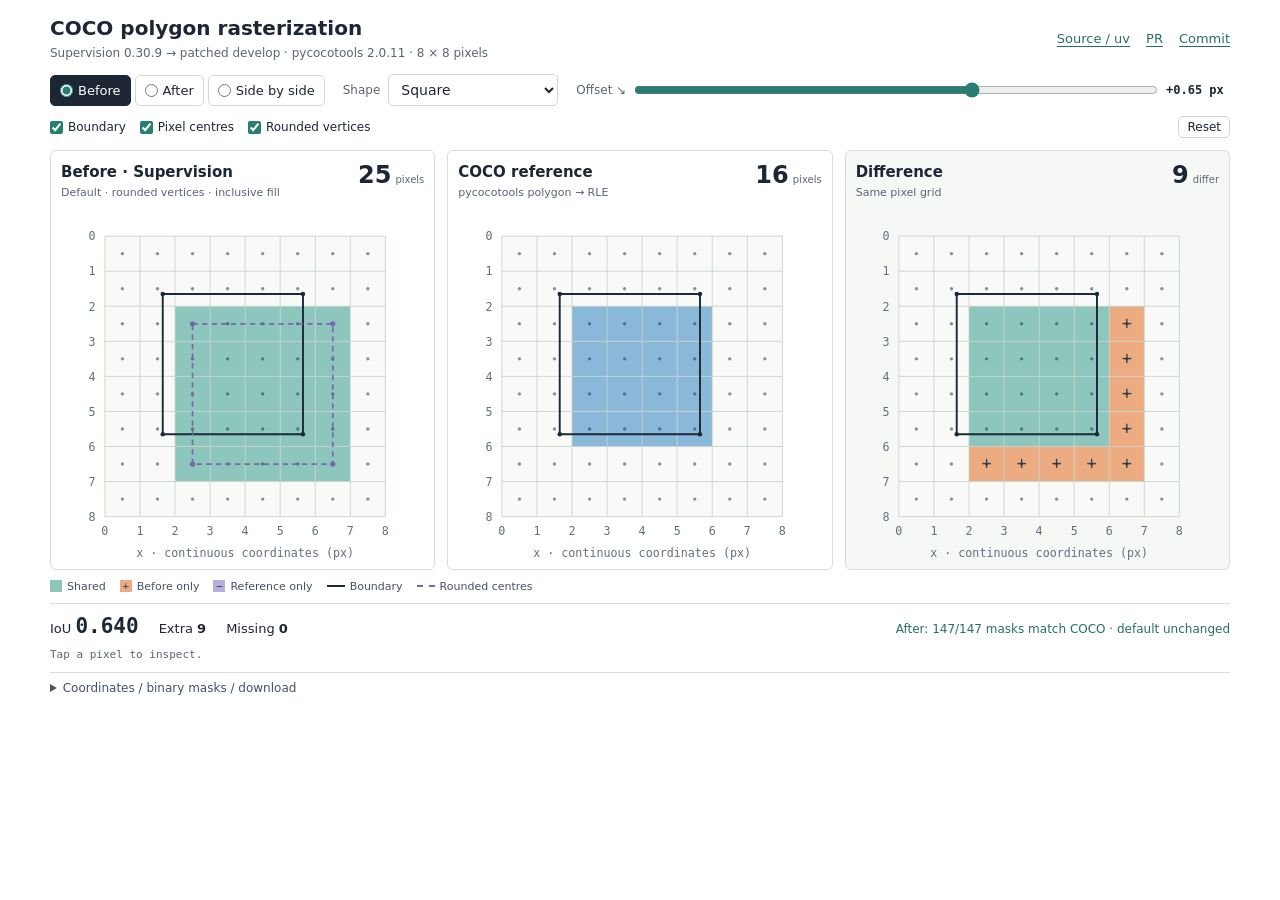
<file: site/index.html>
<!doctype html>
<html lang="en">
<head>
  <meta charset="utf-8">
  <meta name="viewport" content="width=device-width, initial-scale=1">
  <meta name="description" content="Measured COCO polygon masks: current Supervision, proposed reference mode, and pixel differences.">
  <title>COCO polygon rasterization</title>
  <link rel="icon" href="data:image/svg+xml,%3Csvg xmlns='http://www.w3.org/2000/svg' viewBox='0 0 32 32'%3E%3Crect width='32' height='32' rx='8' fill='%231c2635'/%3E%3Cpath d='M7 7h13v13H7z' fill='%238dc6bd'/%3E%3Cpath d='M20 7h5v18H7v-5h13z' fill='%23e8946b'/%3E%3C/svg%3E">
  <link rel="stylesheet" href="style.css?v=compact-1">
  <script src="app.js?v=compact-1" defer></script>
</head>
<body>
  <main>
    <header><div><h1 id="title">COCO polygon rasterization</h1><span class="versions">Supervision 0.30.9 → patched develop · pycocotools 2.0.11 · 8 × 8 pixels</span></div><nav aria-label="Evidence"><a href="https://github.com/cdeil/supervision-poly-check">Source / uv</a><a href="https://github.com/roboflow/supervision/pull/2714">PR</a><a id="proposal-link" href="https://github.com/cdeil/supervision/tree/754ce36b6d546395ea56522b7a06466b80492acb">Commit</a></nav></header>
    <section class="experiment" aria-labelledby="title">
      <div class="toolbar">
        <fieldset class="view-switch"><legend class="sr-only">Comparison view</legend><label><input type="radio" name="view" value="before" checked> Before</label><label><input type="radio" name="view" value="after"> After</label><label><input type="radio" name="view" value="side"> Side by side</label></fieldset>
        <div class="shape-field"><label for="shape">Shape</label><select id="shape"><option value="square">Square</option><option value="thin">Thin rectangle</option><option value="triangle">Diagonal triangle</option><option value="slanted">Slanted polygon</option><option value="tiny">Subpixel sliver</option><option value="parts">Disjoint squares</option><option value="ties">Half-pixel ties</option></select></div>
        <div class="offset-field"><label for="offset">Offset ↘</label><input type="range" id="offset" min="0" max="20" value="13" step="1" aria-label="Move polygon right and down, zero to one pixel in 0.05 pixel steps"><output id="offset-value" for="offset">+0.65 px</output></div>
      </div>
      <div class="options"><label><input type="checkbox" id="outline" checked> Boundary</label><label><input type="checkbox" id="centers" checked> Pixel centres</label><label><input type="checkbox" id="rounded" checked> Rounded vertices</label><button id="reset" type="button">Reset</button></div>
      <div class="panels">
        <article class="panel"><div class="panel-head"><div><h2 id="sv-name">Before · Supervision</h2><p id="sv-description">Default · rounded vertices · inclusive fill</p></div><div class="area"><strong id="sv-area">—</strong><span>pixels</span></div></div><div class="plot" id="sv-plot"></div></article>
        <article class="panel"><div class="panel-head"><div><h2 id="coco-name">COCO reference</h2><p id="coco-description">pycocotools polygon → RLE</p></div><div class="area"><strong id="coco-area">—</strong><span>pixels</span></div></div><div class="plot" id="coco-plot"></div></article>
        <article class="panel diff-panel"><div class="panel-head"><div><h2>Difference</h2><p>Same pixel grid</p></div><div class="area"><strong id="xor-area">—</strong><span>differ</span></div></div><div class="plot" id="diff-plot"></div></article>
      </div>
      <div class="legend"><span><i class="swatch shared"></i> Shared</span><span><i class="swatch extra">+</i> <span id="extra-label">Before only</span></span><span><i class="swatch missing">−</i> <span id="missing-label">Reference only</span></span><span><i class="line-key"></i> Boundary</span><span id="rounded-key"><i class="line-key dashed"></i> Rounded centres</span></div>
      <div class="readout" aria-live="polite"><span>IoU <strong id="iou">—</strong></span><span>Extra <b id="extra-count">—</b></span><span>Missing <b id="missing-count">—</b></span><span class="verification">After: 147/147 masks match COCO · default unchanged</span></div>
      <p id="pixel-detail" class="pixel-detail">Tap a pixel to inspect.</p>
      <p id="case-note" hidden></p>
      <details class="coordinates"><summary>Coordinates / binary masks / download</summary><div class="coordinate-content"><div><h3>Original coordinates</h3><pre id="coordinates"></pre><h3>Rounded vertices</h3><pre id="rounded-coordinates"></pre></div><div><h3>Binary masks</h3><div class="binary-pair"><div><span id="binary-name">Before · Supervision</span><pre id="sv-binary"></pre></div><div><span id="binary-reference-name">COCO</span><pre id="coco-binary"></pre></div></div><button id="download" type="button">Download JSON</button></div></div></details>
    </section>
  </main>
</body>
</html>
</file>
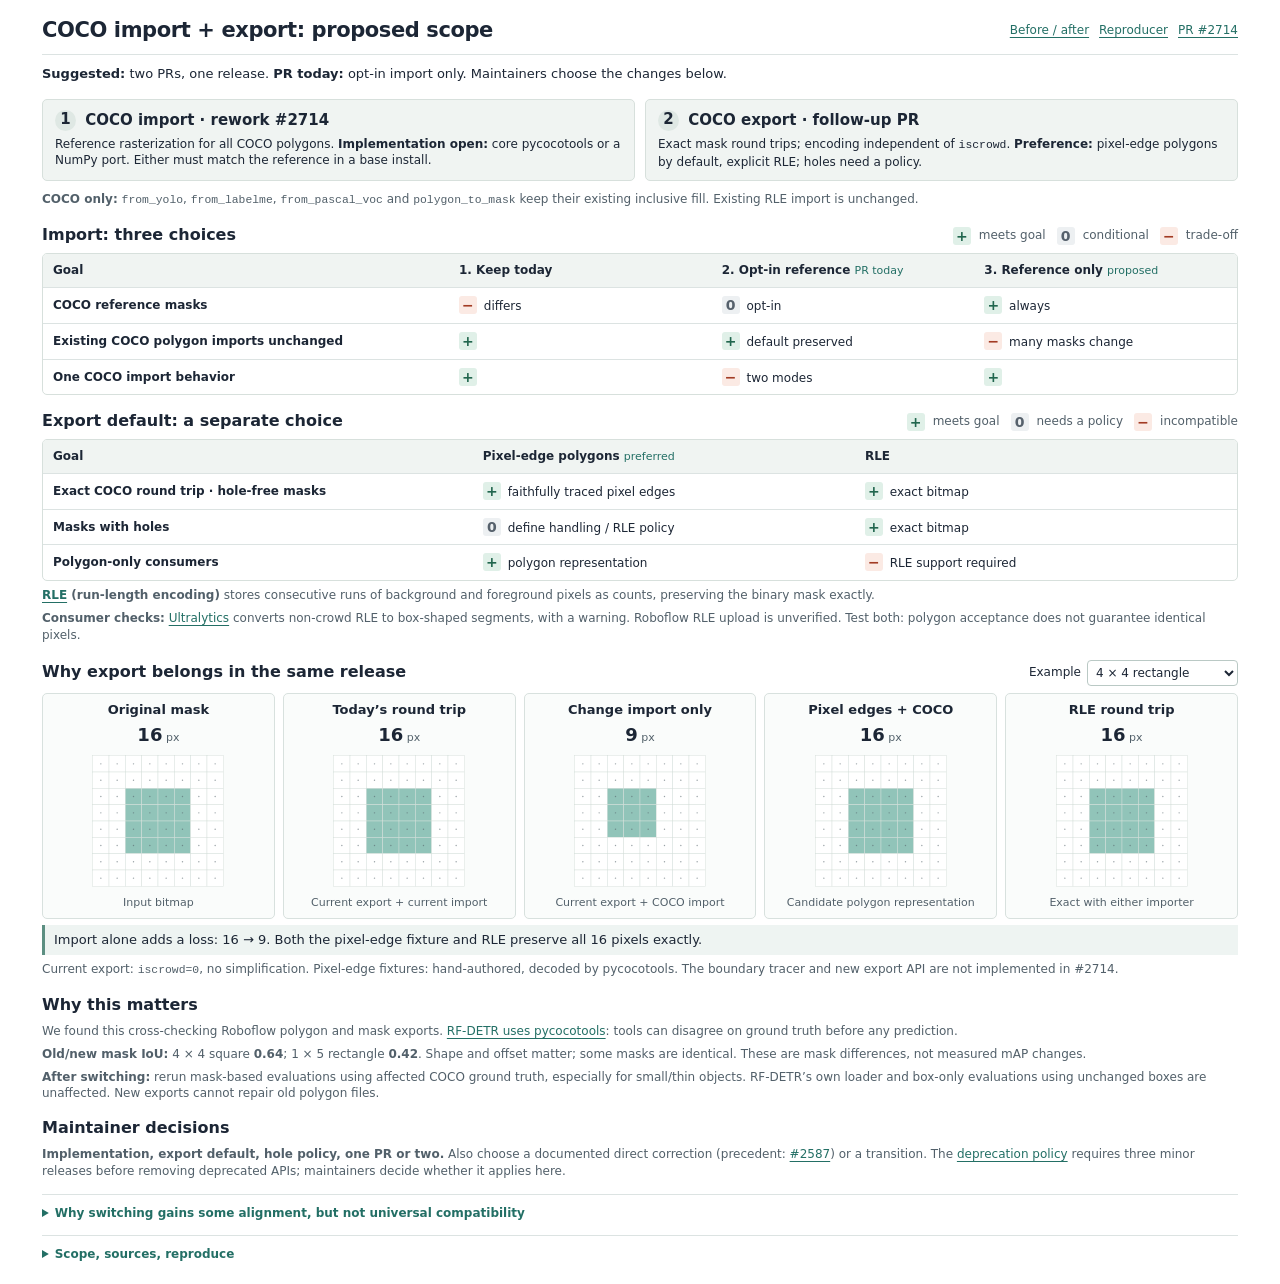
<file: site/choices.html>
<!doctype html>
<html lang="en">
<head>
  <meta charset="utf-8">
  <meta name="viewport" content="width=device-width, initial-scale=1">
  <meta name="description" content="COCO import and export choices for Supervision, with a decision table and measured round trips.">
  <title>COCO import + export · Supervision choices</title>
  <link rel="stylesheet" href="choices.css?v=4">
  <script src="choices.js?v=3" defer></script>
</head>
<body>
<main>
  <header><h1>COCO import + export: proposed scope</h1><nav aria-label="Related evidence"><a href="./">Before / after</a><a href="https://github.com/cdeil/supervision-poly-check">Reproducer</a><a href="https://github.com/roboflow/supervision/pull/2714">PR #2714</a></nav></header>
  <p class="scope"><strong>Suggested:</strong> two PRs, one release. <strong>PR today:</strong> opt-in import only. Maintainers choose the changes below.</p>

  <div class="proposal">
    <section aria-labelledby="import-heading"><h2 id="import-heading"><span class="number">1</span> COCO import · rework #2714</h2><p>Reference rasterization for all COCO polygons. <strong>Implementation open:</strong> core pycocotools or a NumPy port. Either must match the reference in a base install.</p></section>
    <section aria-labelledby="export-heading"><h2 id="export-heading"><span class="number">2</span> COCO export · follow-up PR</h2><p>Exact mask round trips; encoding independent of <code>iscrowd</code>. <strong>Preference:</strong> pixel-edge polygons by default, explicit RLE; holes need a policy.</p></section>
  </div>
  <p class="small scope"><strong>COCO only:</strong> <code>from_yolo</code>, <code>from_labelme</code>, <code>from_pascal_voc</code> and <code>polygon_to_mask</code> keep their existing inclusive fill. Existing RLE import is unchanged.</p>

  <section aria-labelledby="import-decision-heading">
    <div class="section-bar"><h2 id="import-decision-heading">Import: three choices</h2><p class="small rating-key"><b class="plus">+</b> meets goal <b class="mixed">0</b> conditional <b class="minus">−</b> trade-off</p></div>
    <div class="table-scroll"><table class="decision import-decision">
      <thead><tr><th scope="col">Goal</th><th scope="col">1. Keep today</th><th scope="col">2. Opt-in reference <span class="preference">PR today</span></th><th scope="col">3. Reference only <span class="preference">proposed</span></th></tr></thead>
      <tbody>
        <tr><th scope="row">COCO reference masks</th><td><b class="minus">−</b> differs</td><td><b class="mixed">0</b> opt-in</td><td><b class="plus">+</b> always</td></tr>
        <tr><th scope="row">Existing COCO polygon imports unchanged</th><td><b class="plus">+</b></td><td><b class="plus">+</b> default preserved</td><td><b class="minus">−</b> many masks change</td></tr>
        <tr><th scope="row">One COCO import behavior</th><td><b class="plus">+</b></td><td><b class="minus">−</b> two modes</td><td><b class="plus">+</b></td></tr>
      </tbody>
    </table></div>
  </section>

  <section aria-labelledby="decision-heading">
    <div class="section-bar"><h2 id="decision-heading">Export default: a separate choice</h2><p class="small rating-key"><b class="plus">+</b> meets goal <b class="mixed">0</b> needs a policy <b class="minus">−</b> incompatible</p></div>
    <div class="table-scroll"><table class="decision">
      <thead><tr><th scope="col">Goal</th><th scope="col">Pixel-edge polygons <span class="preference">preferred</span></th><th scope="col">RLE</th></tr></thead>
      <tbody>
        <tr><th scope="row">Exact COCO round trip · hole-free masks</th><td><b class="plus">+</b> faithfully traced pixel edges</td><td><b class="plus">+</b> exact bitmap</td></tr>
        <tr><th scope="row">Masks with holes</th><td><b class="mixed">0</b> define handling / RLE policy</td><td><b class="plus">+</b> exact bitmap</td></tr>
        <tr><th scope="row">Polygon-only consumers</th><td><b class="plus">+</b> polygon representation</td><td><b class="minus">−</b> RLE support required</td></tr>
      </tbody>
    </table></div>
    <p class="small"><strong><a href="https://github.com/cocodataset/cocoapi/blob/master/PythonAPI/pycocotools/mask.py">RLE</a> (run-length encoding)</strong> stores consecutive runs of background and foreground pixels as counts, preserving the binary mask exactly.</p>
    <p class="small"><strong>Consumer checks:</strong> <a href="https://github.com/ultralytics/ultralytics/blob/3c14ef9670bf4235df5f4ae218e4f84b29b793c3/ultralytics/data/converter.py#L325">Ultralytics</a> converts non-crowd RLE to box-shaped segments, with a warning. Roboflow RLE upload is unverified. Test both: polygon acceptance does not guarantee identical pixels.</p>
  </section>

  <section class="roundtrip" aria-labelledby="roundtrip-heading">
    <div class="section-bar"><h2 id="roundtrip-heading">Why export belongs in the same release</h2><label class="controls" for="roundtrip-case">Example <select id="roundtrip-case"><option value="rectangle">4 × 4 rectangle</option><option value="pixel">Single pixel</option><option value="hole">Instance with a hole</option></select></label></div>
    <div class="roundtrip-masks">
      <article><h3>Original mask</h3><div class="mask-value" id="source-area">—</div><div id="source-plot" class="plot"></div><p>Input bitmap</p></article>
      <article><h3>Today’s round trip</h3><div class="mask-value" id="reload-area">—</div><div id="reload-plot" class="plot"></div><p>Current export + current import</p></article>
      <article><h3>Change import only</h3><div class="mask-value" id="reference-reload-area">—</div><div id="reference-reload-plot" class="plot"></div><p>Current export + COCO import</p></article>
      <article><h3>Pixel edges + COCO</h3><div class="mask-value" id="edges-area">—</div><div id="edges-plot" class="plot"></div><p>Candidate polygon representation</p></article>
      <article><h3>RLE round trip</h3><div class="mask-value" id="rle-area">—</div><div id="rle-plot" class="plot"></div><p>Exact with either importer</p></article>
    </div>
    <p id="roundtrip-result" class="result" aria-live="polite">Loading measured results…</p>
    <p class="small">Current export: <code>iscrowd=0</code>, no simplification. Pixel-edge fixtures: hand-authored, decoded by pycocotools. The boundary tracer and new export API are not implemented in #2714.</p>
  </section>

  <section aria-labelledby="motivation-heading">
    <h2 id="motivation-heading">Why this matters</h2>
    <p class="small">We found this cross-checking Roboflow polygon and mask exports. <a href="https://github.com/roboflow/rf-detr/blob/0e2cd44adbde600d52a256c8cfd531e1103701c9/src/rfdetr/datasets/coco.py">RF-DETR uses pycocotools</a>: tools can disagree on ground truth before any prediction.</p>
    <p class="small"><strong>Old/new mask IoU:</strong> 4 × 4 square <strong>0.64</strong>; 1 × 5 rectangle <strong>0.42</strong>. Shape and offset matter; some masks are identical. These are mask differences, not measured mAP changes.</p>
    <p class="small"><strong>After switching:</strong> rerun mask-based evaluations using affected COCO ground truth, especially for small/thin objects. RF-DETR’s own loader and box-only evaluations using unchanged boxes are unaffected. New exports cannot repair old polygon files.</p>
  </section>

  <section aria-labelledby="release-heading"><h2 id="release-heading">Maintainer decisions</h2><p class="small"><strong>Implementation, export default, hole policy, one PR or two.</strong> Also choose a documented direct correction (precedent: <a href="https://github.com/roboflow/supervision/pull/2587">#2587</a>) or a transition. The <a href="https://github.com/roboflow/supervision/blob/develop/AGENTS.md#5-deprecating-apis">deprecation policy</a> requires three minor releases before removing deprecated APIs; maintainers decide whether it applies here.</p></section>

  <details class="experiment"><summary>Why switching gains some alignment, but not universal compatibility</summary>
    <p class="small">COCO paths in <a href="https://github.com/roboflow/rf-detr/blob/0e2cd44adbde600d52a256c8cfd531e1103701c9/src/rfdetr/datasets/coco.py">RF-DETR</a>, <a href="https://github.com/facebookresearch/detectron2/blob/1e3e13bbf607b54f62205c4c33922521822fb298/detectron2/structures/masks.py">Detectron2</a>, and <a href="https://github.com/pytorch/vision/blob/268ddfce8e7938226c4ec8ed23fc7b9c46b97316/references/detection/coco_utils.py#L11">torchvision’s reference loader</a> use pycocotools. <a href="https://github.com/ultralytics/ultralytics/blob/3c14ef9670bf4235df5f4ae218e4f84b29b793c3/ultralytics/data/utils.py#L560">Ultralytics’ helper</a> truncates vertices before OpenCV fill; Supervision’s COCO loader rounds. These are operation-specific alignments.</p>
    <div class="section-bar"><h2>Same polygon, three fill paths</h2><div class="controls"><label for="shape">Shape</label><select id="shape"><option value="square">Square</option><option value="thin">Thin rectangle</option><option value="slanted">Slanted polygon</option></select><label for="offset">Offset ↘</label><input id="offset" type="range" min="0" max="20" step="1" value="13" aria-label="Move polygon right and down, 0 to 1 pixel in 0.05 pixel steps"><output id="offset-value" for="offset">+0.65 px</output></div></div>
    <div class="masks">
      <article><h3>COCO reference</h3><div class="mask-value" id="coco-area">—</div><div id="coco-plot" class="plot"></div><p>pycocotools</p></article>
      <article><h3>Supervision 0.30.9</h3><div class="mask-value" id="sv-area">—</div><div id="sv-plot" class="plot"></div><p id="sv-difference">—</p></article>
      <article><h3>OpenCV + truncation</h3><div class="mask-value" id="trunc-area">—</div><div id="trunc-plot" class="plot"></div><p id="trunc-difference">—</p></article>
    </div>
    <div class="legend"><span><i class="boundary-key"></i> Input polygon</span><span><i class="vertex-key"></i> Quantized vertices at pixel centres</span><span>· Pixel centres</span></div>
    <p id="comparison" class="result" aria-live="polite">Loading measured results…</p>
    <p class="small">Truncation experiment uses OpenCV directly, reproducing the helper’s fill steps for one full-resolution polygon. Ultralytics and resizing are not run.</p>
  </details>

  <details class="sources"><summary>Scope, sources, reproduce</summary>
    <p>Required export tests: single pixels, thin regions, holes, multiple parts and metadata. Pixel-edge polygons preserve a bitmap under the reference fill; neither polygons nor RLE recover the original continuous annotation from that bitmap.</p>
    <p>Export evidence: <a href="https://github.com/roboflow/supervision/blob/0.30.9/src/supervision/dataset/formats/coco.py">Supervision’s COCO exporter</a>. With no explicit crowd flag, it already selects RLE for some topologies; the examples keep <code>iscrowd=0</code>. Recent <a href="https://github.com/roboflow/supervision/pull/2587">#2587</a> changed rounding, not the older inclusive fill.</p>
    <p><a href="https://github.com/cocodataset/cocoapi/issues/659#issuecomment-3037056580">COCO maintainer’s explanation</a> · <a href="https://github.com/roboflow/supervision/pull/2714#issuecomment-6132102140">Supervision maintainer’s question</a> · <a href="choices.json">Measured arrays</a></p>
    <p>Supervision 0.30.9 · pycocotools 2.0.11 · OpenCV 5.0.0.93 · NumPy 2.5.3</p>
    <code>uv run --locked --extra before python choices_data.py</code>
  </details>
  <noscript><p>Enable JavaScript for measured masks; the decision table remains readable.</p></noscript>
</main>
</body>
</html>
</file>
<file: site/style.css>
:root{font-family:system-ui,-apple-system,BlinkMacSystemFont,"Segoe UI",sans-serif;color:#1c2635;background:#fff;font-size:14px;color-scheme:light}
*{box-sizing:border-box}
body{margin:0}
main{max-width:1220px;margin:auto;padding:16px 20px}
header{display:flex;align-items:center;justify-content:space-between;gap:12px;margin-bottom:14px}
h1{font-size:20px;line-height:1.2;margin:0 0 4px}
.versions{font-size:12px;color:#596574}
nav{display:flex;gap:16px;flex-wrap:wrap;font-size:13px}
a{color:#276f64;text-underline-offset:3px}
.toolbar{display:flex;align-items:center;gap:18px;flex-wrap:wrap;margin-bottom:10px}
.view-switch{border:0;padding:0;margin:0;display:flex;gap:4px;flex-shrink:0}
.view-switch label{display:flex;align-items:center;gap:5px;border:1px solid #d3dbd7;border-radius:5px;padding:7px 9px;cursor:pointer;font-size:13px}
.view-switch label:has(input:checked){background:#1c2635;color:white;border-color:#1c2635}
input{accent-color:#287e70}
input[type=radio],input[type=checkbox]{margin:0}
.shape-field,.offset-field{display:flex;align-items:center;gap:8px}
.shape-field label,.offset-field label{font-size:12px;color:#596574;white-space:nowrap}
select,button{font:inherit;background:white;border:1px solid #cbd5d0;border-radius:5px;padding:6px 8px;color:inherit}
select{width:170px}
button{cursor:pointer;font-size:12px}
.offset-field{flex:1;min-width:250px}
input[type=range]{flex:1;min-width:80px;margin:0}
output{font:600 12px ui-monospace,SFMono-Regular,monospace;min-width:64px;white-space:nowrap}
.options{display:flex;align-items:center;gap:14px;flex-wrap:wrap;font-size:12px;margin-bottom:12px}
.options label{display:flex;align-items:center;gap:5px}
.options button{margin-left:auto;padding:3px 8px}
.panels{display:grid;grid-template-columns:repeat(3,minmax(0,1fr));gap:12px}
.panel{border:1px solid #d7dfda;border-radius:6px;padding:12px 10px 3px;min-width:0}
.diff-panel{background:#f6f8f5}
.panel-head{display:flex;align-items:start;justify-content:space-between;gap:8px;min-height:54px}
h2{font-size:15px;margin:0 0 4px;font-weight:650}
.panel-head p{font-size:11px;line-height:1.45;margin:0;color:#596574}
.area{display:flex;align-items:baseline;gap:4px;white-space:nowrap}
.area strong{font-size:24px;font-weight:650;line-height:1}
.area span{font-size:10px;color:#596574}
.plot{display:flex;justify-content:center}
.plot svg{display:block;width:100%;max-width:340px;height:auto}
.axis-label{font:11px ui-monospace,SFMono-Regular,monospace;fill:#617080}
.pixel{cursor:crosshair}
.pixel:hover{stroke:#1c2635;stroke-width:1.5}
.legend{display:flex;gap:14px;flex-wrap:wrap;margin:10px 0;font-size:11px;color:#435265}
.legend>span{display:flex;align-items:center;gap:5px}
.swatch{width:12px;height:12px;display:inline-flex;align-items:center;justify-content:center;font:11px monospace;color:#384656}
.shared{background:#8dc6bd}.extra{background:#edab82}.missing{background:#b6b0e0}
.line-key{width:18px;border-top:2px solid #1b2938}.line-key.dashed{border-color:#7b66ad;border-top-style:dashed}
.readout{display:flex;gap:20px;align-items:baseline;flex-wrap:wrap;border-top:1px solid #d7dfda;padding-top:10px;font-size:13px}
.readout strong{font:600 21px ui-monospace,SFMono-Regular,monospace}
.verification{margin-left:auto;color:#276f64;font-size:12px}
.pixel-detail{font:11px ui-monospace,SFMono-Regular,monospace;color:#596574;margin:10px 0;min-height:14px}
.coordinates{border-top:1px solid #d7dfda;padding-top:8px;font-size:12px}
summary{cursor:pointer;color:#435265}
.coordinate-content{display:grid;grid-template-columns:1fr 1fr;gap:20px;padding:12px 0}
h3{font-size:12px;margin:0 0 8px}
pre{white-space:pre-wrap;overflow-wrap:anywhere;font:11px/1.6 ui-monospace,SFMono-Regular,monospace;margin:0 0 14px}
.binary-pair{display:flex;gap:25px}
.binary-pair span{display:block;font-size:11px;margin-bottom:8px}
.sr-only{position:absolute;width:1px;height:1px;padding:0;margin:-1px;overflow:hidden;clip:rect(0,0,0,0);white-space:nowrap;border:0}
[hidden]{display:none!important}
:focus-visible{outline:2px solid #287e70;outline-offset:3px}
@media(max-width:740px){main{padding:12px}header{align-items:start;flex-wrap:wrap;margin-bottom:12px}.toolbar{gap:10px}.panels{grid-template-columns:1fr}.panel-head{min-height:38px}.plot svg{max-width:320px}.verification{margin-left:0}.coordinate-content{grid-template-columns:1fr}.options{gap:10px}.readout{gap:12px}}
</file>
<file: site/choices.css>
:root { color-scheme: light; font: 14px/1.4 system-ui, -apple-system, BlinkMacSystemFont, "Segoe UI", sans-serif; color: #1c2635; background: #fff; }
* { box-sizing: border-box; }
body { margin: 0; }
main { max-width: 1240px; margin: auto; padding: 16px 22px 24px; }
a { color: #236f65; text-underline-offset: 3px; }
a:hover { color: #164940; }
header, nav, .section-bar, .controls { display: flex; align-items: center; gap: 10px; flex-wrap: wrap; }
header, .section-bar { justify-content: space-between; }
header { padding-bottom: 9px; border-bottom: 1px solid #dce3e2; }
nav { font-size: 12px; }
h1 { margin: 0; font-size: 21px; letter-spacing: -.4px; }
h2 { margin: 0 0 7px; font-size: 16px; line-height: 1.3; }
h3 { margin: 0; font-size: 13px; line-height: 1.3; }
p { margin: 6px 0; }
.scope { font-size: 13px; margin: 10px 0 15px; }
.proposal { display: grid; grid-template-columns: 1fr 1fr; gap: 10px; }
.proposal section { margin: 0; padding: 10px 12px; background: #f0f4f2; border: 1px solid #d7e0dc; border-radius: 5px; }
.proposal h2 { font-size: 15px; margin-bottom: 5px; }
.proposal p { font-size: 12px; margin: 0; }
.preference { color: #236f65; font-size: 11px; font-weight: 500; }
section { margin-top: 16px; }
.section-bar { margin-bottom: 7px; gap: 7px 14px; }
.section-bar h2, .section-bar p { margin: 0; }
.small { font-size: 12px; color: #52606a; line-height: 1.4; }
.rating-key { display: flex; align-items: center; gap: 5px; }
.rating-key b:not(:first-child) { margin-left: 6px; }
.plus, .mixed, .minus { display: inline-grid; place-items: center; width: 18px; height: 18px; border-radius: 3px; font: 700 14px/1 system-ui; margin-right: 3px; flex-shrink: 0; }
.plus { color: #21664e; background: #e0f0e8; }
.mixed { color: #56616c; background: #edf0f2; }
.minus { color: #a23b23; background: #fbeae4; }
.table-scroll { overflow-x: auto; border: 1px solid #d7e0dc; border-radius: 5px; }
table { border-collapse: collapse; width: 100%; font-size: 12px; }
th, td { padding: 8px 10px; text-align: left; vertical-align: middle; border-bottom: 1px solid #dce3e2; }
tbody tr:last-child > * { border-bottom: 0; }
thead th { background: #f0f4f2; font-weight: 650; }
tbody th { font-weight: 550; width: 36%; }
td { width: 32%; }
.import-decision tbody th { width: 34%; }
.import-decision td { width: 22%; }
.number { display: inline-grid; place-items: center; width: 21px; height: 21px; margin-right: 4px; background: #dfe8e4; border-radius: 50%; }
.controls { gap: 6px; font-size: 12px; }
select { font: inherit; padding: 4px; border: 1px solid #bac9c5; border-radius: 4px; background: white; color: inherit; }
input { accent-color: #287e70; }
input[type="range"] { width: 100px; margin: 0; }
output { min-width: 60px; font-variant-numeric: tabular-nums; }
.roundtrip-masks, .masks { display: grid; grid-template-columns: repeat(5, 1fr); gap: 8px; }
.masks { grid-template-columns: repeat(3, 1fr); }
.roundtrip-masks article, .masks article { border: 1px solid #d8e1de; border-radius: 5px; padding: 8px; background: #fafcfb; text-align: center; }
.mask-value { font-size: 18px; font-weight: 650; font-variant-numeric: tabular-nums; margin: 3px 0; }
.mask-value::after { content: " px"; font-size: 11px; font-weight: 400; color: #52606a; }
.mask-value.unavailable { font-size: 13px; }
.mask-value.unavailable::after { content: none; }
.plot.unavailable { display: grid; place-items: center; min-height: 120px; font-size: 12px; color: #52606a; }
.plot { width: 100%; max-width: 142px; margin: 0 auto; }
svg { width: 100%; display: block; }
.roundtrip-masks p, .masks p { font-size: 11px; color: #52606a; margin: 3px 0 0; }
.result { padding: 6px 9px; background: #eef4f2; border-left: 3px solid #5c8f82; font-size: 13px; }
code { font-size: .95em; overflow-wrap: anywhere; }
details { border-top: 1px solid #dce3e2; margin-top: 14px; padding-top: 10px; font-size: 12px; }
summary { cursor: pointer; color: #236f65; font-weight: 600; }
details[open] > summary { margin-bottom: 10px; }
.legend { display: flex; flex-wrap: wrap; gap: 7px 18px; font-size: 11px; margin-top: 7px; color: #52606a; }
.legend span { display: inline-flex; align-items: center; gap: 5px; }
.boundary-key, .vertex-key { display: inline-block; width: 17px; height: 0; border-top: 2px solid #1c2635; }
.vertex-key { border-top: 2px dashed #8360ab; }
:focus-visible { outline: 3px solid #347eaa; outline-offset: 3px; }
@media (max-width: 800px) {
  main { padding: 14px; }
  .decision { min-width: 550px; }
  .roundtrip-masks { grid-template-columns: repeat(2, 1fr); }
}
@media (max-width: 520px) {
  h1 { font-size: 19px; }
  .proposal { grid-template-columns: 1fr; }
  .masks { gap: 4px; }
  .masks article { padding: 6px 4px; }
  .masks h3 { font-size: 11px; min-height: 30px; }
  .masks p { font-size: 10px; }
  .legend { gap: 5px 10px; font-size: 10px; }
  input[type="range"] { width: 72px; }
}
@media print { main { max-width: none; padding: 0; } .controls { display: none; } table, .roundtrip-masks { break-inside: avoid; } }
</file>
